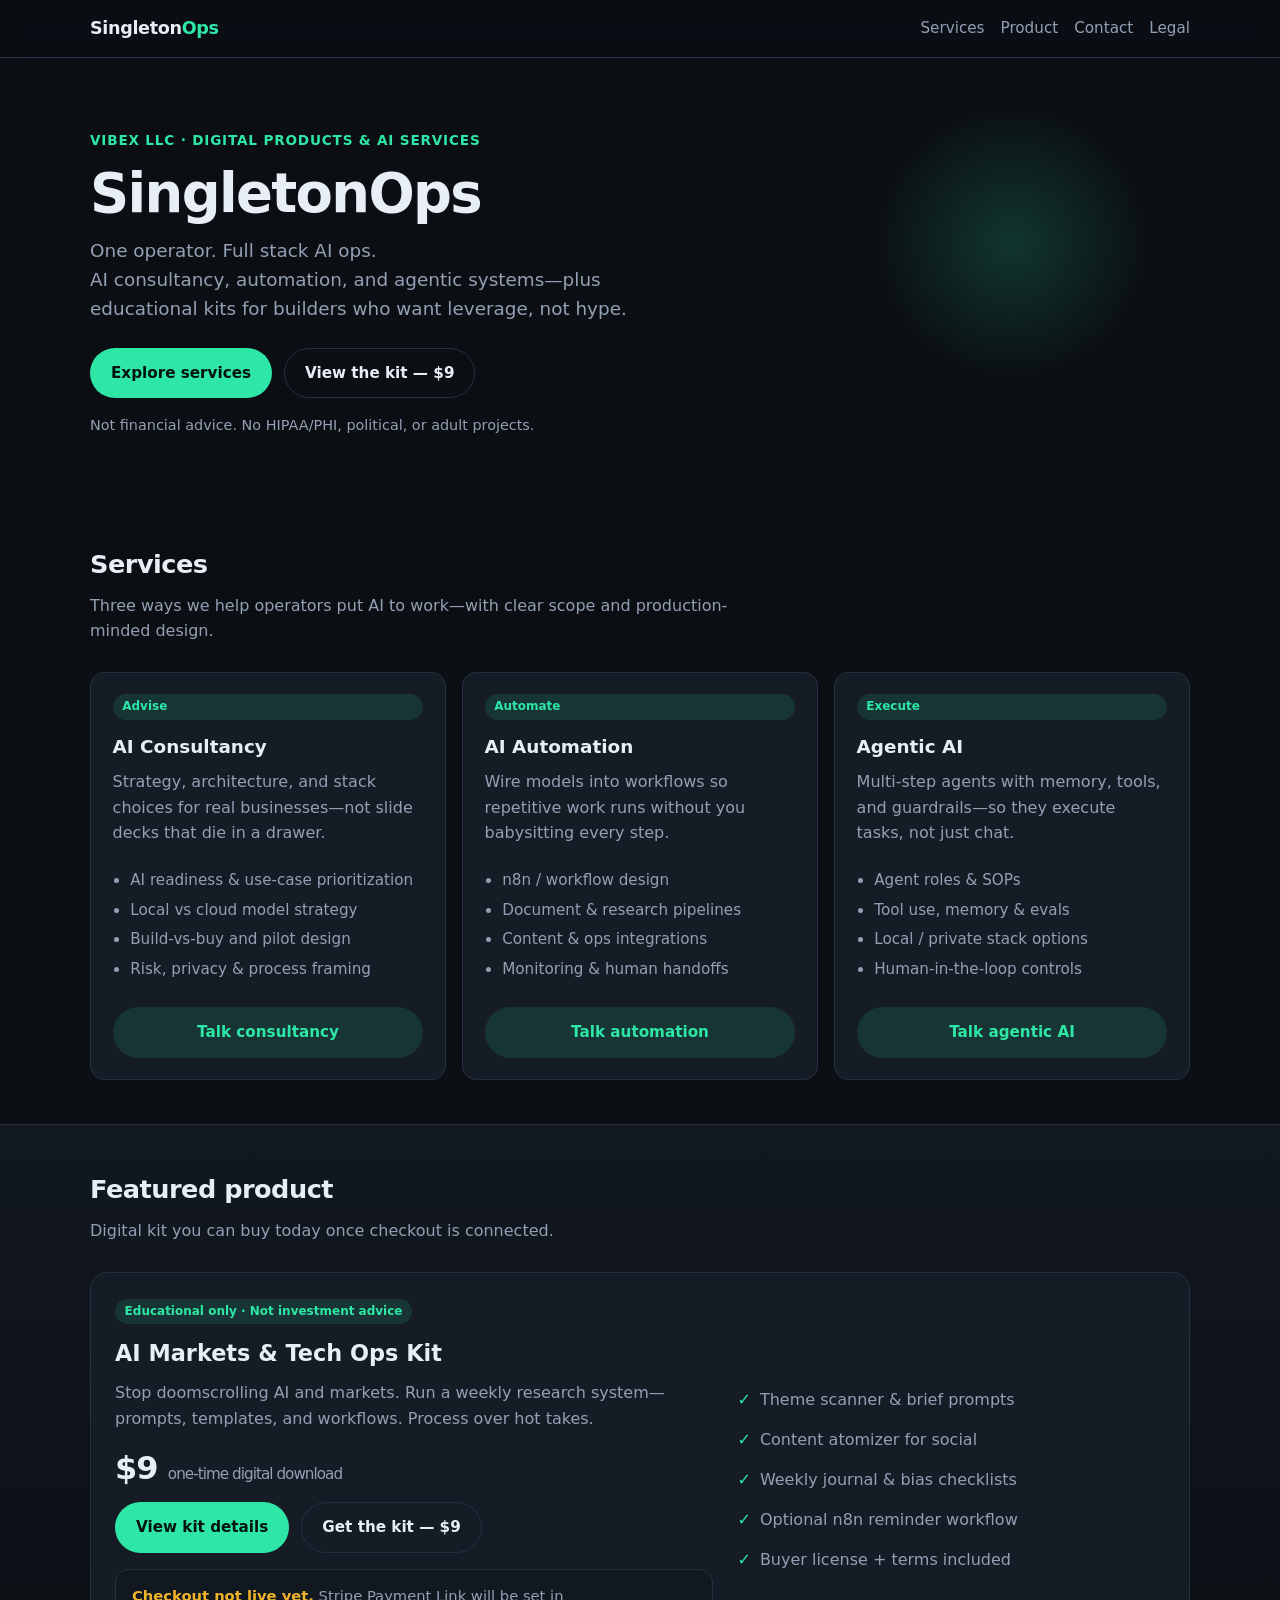
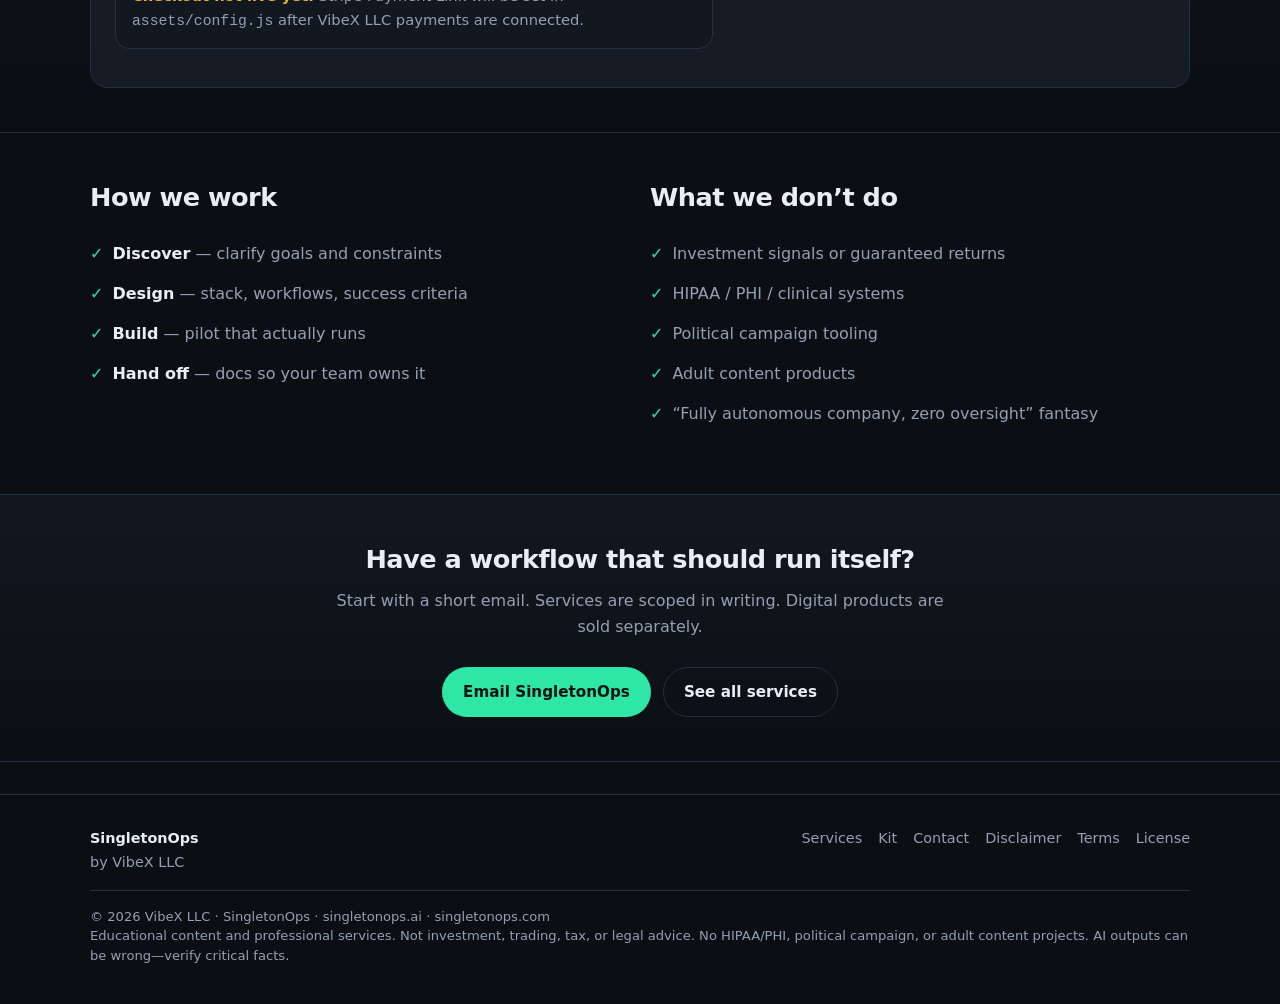
<file: index.html>
<!DOCTYPE html>
<html lang="en">
<head>
  <meta charset="utf-8" />
  <meta name="viewport" content="width=device-width, initial-scale=1" />
  <title>SingletonOps — AI Consultancy, Automation & Agentic Systems | VibeX LLC</title>
  <meta name="description" content="SingletonOps by VibeX LLC: AI consultancy, automation, and agentic systems for operators. Digital kits for AI, tech, and markets literacy. Not financial advice." />
  <meta property="og:title" content="SingletonOps — Full stack AI ops" />
  <meta property="og:description" content="AI consultancy, automation, agentic systems, and educational digital kits. By VibeX LLC." />
  <meta property="og:type" content="website" />
  <link rel="icon" href="data:image/svg+xml,%3Csvg xmlns='http://www.w3.org/2000/svg' viewBox='0 0 64 64'%3E%3Crect width='64' height='64' rx='12' fill='%230b0f14'/%3E%3Ctext x='50%25' y='54%25' text-anchor='middle' font-family='system-ui' font-size='28' font-weight='700' fill='%232ee6a6'%3ESO%3C/text%3E%3C/svg%3E" />
  <link rel="stylesheet" href="/assets/styles.css" />
</head>
<body>
  <div id="site-header"></div>

  <main>
    <section class="hero">
      <div class="wrap">
        <p class="eyebrow">VibeX LLC · Digital products & AI services</p>
        <h1>SingletonOps</h1>
        <p class="lead">One operator. Full stack AI ops.<br />
        AI consultancy, automation, and agentic systems—plus educational kits for builders who want leverage, not hype.</p>
        <div class="btn-row">
          <a class="btn btn-primary" href="/services.html">Explore services</a>
          <a class="btn btn-secondary" href="/products/ai-markets-ops-kit.html">View the kit — $9</a>
        </div>
        <p class="quiet">Not financial advice. No HIPAA/PHI, political, or adult projects.</p>
      </div>
    </section>

    <section>
      <div class="wrap">
        <h2 class="section-title">Services</h2>
        <p class="section-sub">Three ways we help operators put AI to work—with clear scope and production-minded design.</p>
        <div class="grid-3">
          <article class="card">
            <div class="badge">Advise</div>
            <h3>AI Consultancy</h3>
            <p>Strategy, architecture, and stack choices for real businesses—not slide decks that die in a drawer.</p>
            <ul>
              <li>AI readiness & use-case prioritization</li>
              <li>Local vs cloud model strategy</li>
              <li>Build-vs-buy and pilot design</li>
              <li>Risk, privacy & process framing</li>
            </ul>
            <a class="btn btn-ghost" href="/services.html#consultancy">Talk consultancy</a>
          </article>
          <article class="card">
            <div class="badge">Automate</div>
            <h3>AI Automation</h3>
            <p>Wire models into workflows so repetitive work runs without you babysitting every step.</p>
            <ul>
              <li>n8n / workflow design</li>
              <li>Document & research pipelines</li>
              <li>Content & ops integrations</li>
              <li>Monitoring & human handoffs</li>
            </ul>
            <a class="btn btn-ghost" href="/services.html#automation">Talk automation</a>
          </article>
          <article class="card">
            <div class="badge">Execute</div>
            <h3>Agentic AI</h3>
            <p>Multi-step agents with memory, tools, and guardrails—so they execute tasks, not just chat.</p>
            <ul>
              <li>Agent roles & SOPs</li>
              <li>Tool use, memory & evals</li>
              <li>Local / private stack options</li>
              <li>Human-in-the-loop controls</li>
            </ul>
            <a class="btn btn-ghost" href="/services.html#agentic">Talk agentic AI</a>
          </article>
        </div>
      </div>
    </section>

    <section class="feature-band">
      <div class="wrap">
        <h2 class="section-title">Featured product</h2>
        <p class="section-sub">Digital kit you can buy today once checkout is connected.</p>
        <div class="product-card">
          <div>
            <div class="badge">Educational only · Not investment advice</div>
            <h3 style="margin:0 0 0.5rem;font-size:1.4rem;">AI Markets & Tech Ops Kit</h3>
            <p style="color:var(--muted);margin:0 0 0.75rem;">
              Stop doomscrolling AI and markets. Run a weekly research system—prompts, templates, and workflows.
              Process over hot takes.
            </p>
            <p class="price">$9 <small>one-time digital download</small></p>
            <div class="btn-row">
              <a class="btn btn-primary" href="/products/ai-markets-ops-kit.html">View kit details</a>
              <a class="btn btn-secondary" data-buy href="#">Get the kit — $9</a>
            </div>
            <p class="notice" data-checkout-note hidden style="margin-top:1rem;">
              <strong>Checkout not live yet.</strong> Stripe Payment Link will be set in <code>assets/config.js</code> after VibeX LLC payments are connected.
            </p>
          </div>
          <div>
            <ul class="list-check">
              <li>Theme scanner & brief prompts</li>
              <li>Content atomizer for social</li>
              <li>Weekly journal & bias checklists</li>
              <li>Optional n8n reminder workflow</li>
              <li>Buyer license + terms included</li>
            </ul>
          </div>
        </div>
      </div>
    </section>

    <section>
      <div class="wrap two-col">
        <div>
          <h2 class="section-title">How we work</h2>
          <ul class="list-check">
            <li><strong style="color:var(--text)">Discover</strong> — clarify goals and constraints</li>
            <li><strong style="color:var(--text)">Design</strong> — stack, workflows, success criteria</li>
            <li><strong style="color:var(--text)">Build</strong> — pilot that actually runs</li>
            <li><strong style="color:var(--text)">Hand off</strong> — docs so your team owns it</li>
          </ul>
        </div>
        <div>
          <h2 class="section-title">What we don’t do</h2>
          <ul class="list-check">
            <li>Investment signals or guaranteed returns</li>
            <li>HIPAA / PHI / clinical systems</li>
            <li>Political campaign tooling</li>
            <li>Adult content products</li>
            <li>“Fully autonomous company, zero oversight” fantasy</li>
          </ul>
        </div>
      </div>
    </section>

    <section class="feature-band">
      <div class="wrap" style="text-align:center;">
        <h2 class="section-title">Have a workflow that should run itself?</h2>
        <p class="section-sub" style="margin-left:auto;margin-right:auto;">
          Start with a short email. Services are scoped in writing. Digital products are sold separately.
        </p>
        <div class="btn-row" style="justify-content:center;">
          <a class="btn btn-primary" data-mailto="SingletonOps inquiry" href="#">Email SingletonOps</a>
          <a class="btn btn-secondary" href="/services.html">See all services</a>
        </div>
      </div>
    </section>
  </main>

  <div id="site-footer"></div>
  <script src="/assets/config.js"></script>
  <script src="/assets/partials.js"></script>
  <script src="/assets/site.js"></script>
</body>
</html>
</file>
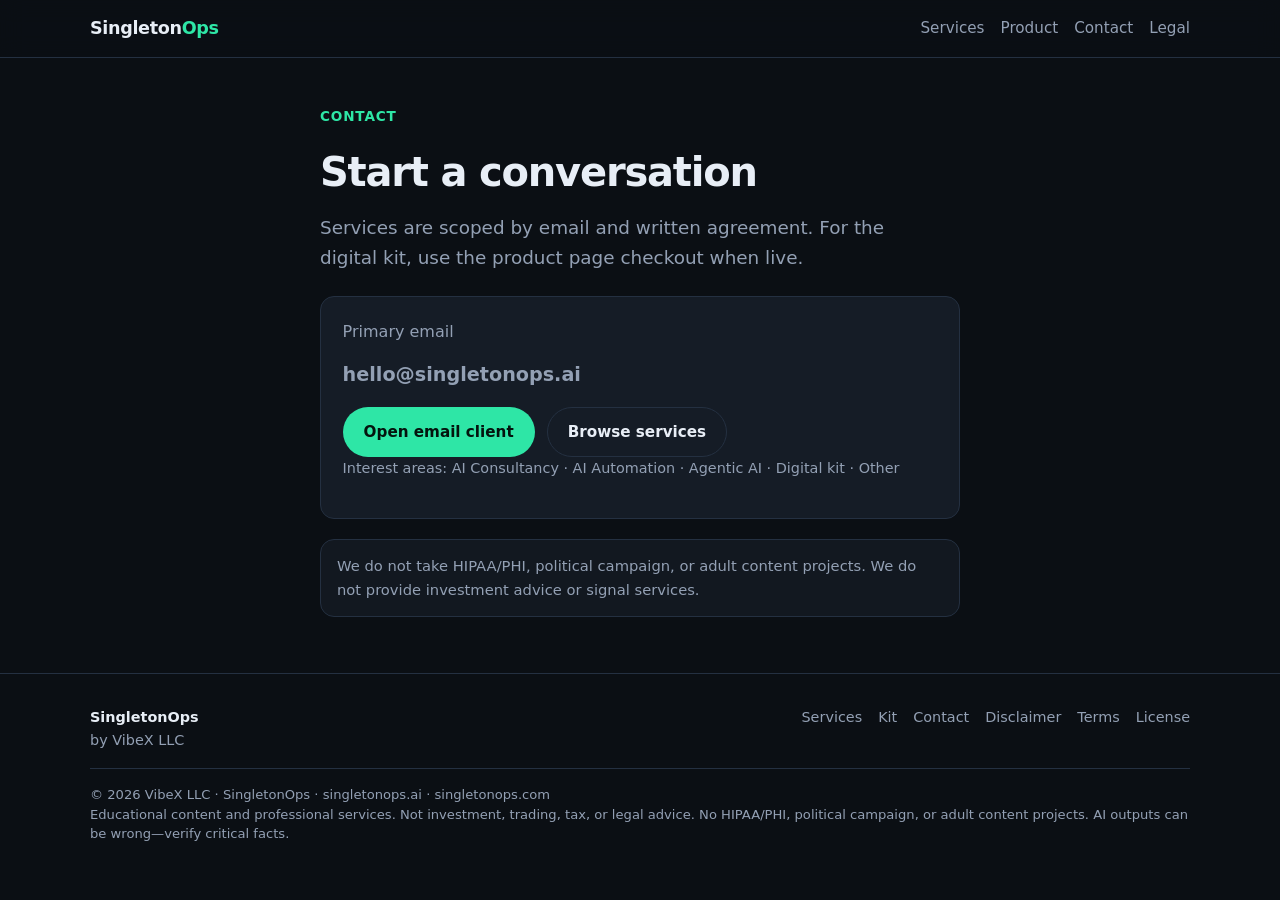
<file: contact.html>
<!DOCTYPE html>
<html lang="en">
<head>
  <meta charset="utf-8" />
  <meta name="viewport" content="width=device-width, initial-scale=1" />
  <title>Contact | SingletonOps</title>
  <meta name="description" content="Contact SingletonOps / VibeX LLC for AI consultancy, automation, agentic systems, or digital kit support." />
  <link rel="stylesheet" href="/assets/styles.css" />
  <link rel="icon" href="data:image/svg+xml,%3Csvg xmlns='http://www.w3.org/2000/svg' viewBox='0 0 64 64'%3E%3Crect width='64' height='64' rx='12' fill='%230b0f14'/%3E%3Ctext x='50%25' y='54%25' text-anchor='middle' font-family='system-ui' font-size='28' font-weight='700' fill='%232ee6a6'%3ESO%3C/text%3E%3C/svg%3E" />
</head>
<body>
  <div id="site-header"></div>
  <main>
    <section class="page-hero">
      <div class="wrap" style="max-width:40rem;">
        <p class="eyebrow">Contact</p>
        <h1>Start a conversation</h1>
        <p class="lead">
          Services are scoped by email and written agreement. For the digital kit, use the product page checkout when live.
        </p>
        <div class="card" style="margin-top:1.5rem;">
          <p style="margin-top:0;color:var(--muted);">Primary email</p>
          <p style="font-size:1.2rem;margin:0 0 1rem;"><strong id="email-display">hello@singletonops.ai</strong></p>
          <div class="btn-row">
            <a class="btn btn-primary" data-mailto="SingletonOps inquiry" href="#">Open email client</a>
            <a class="btn btn-secondary" href="/services.html">Browse services</a>
          </div>
          <p class="quiet">Interest areas: AI Consultancy · AI Automation · Agentic AI · Digital kit · Other</p>
        </div>
        <div class="notice" style="margin-top:1.25rem;">
          We do not take HIPAA/PHI, political campaign, or adult content projects.
          We do not provide investment advice or signal services.
        </div>
      </div>
    </section>
  </main>
  <div id="site-footer"></div>
  <script src="/assets/config.js"></script>
  <script src="/assets/partials.js"></script>
  <script src="/assets/site.js"></script>
  <script>
    document.getElementById("email-display").textContent =
      (window.SINGLETONOPS && window.SINGLETONOPS.supportEmail) || "hello@singletonops.ai";
  </script>
</body>
</html>
</file>
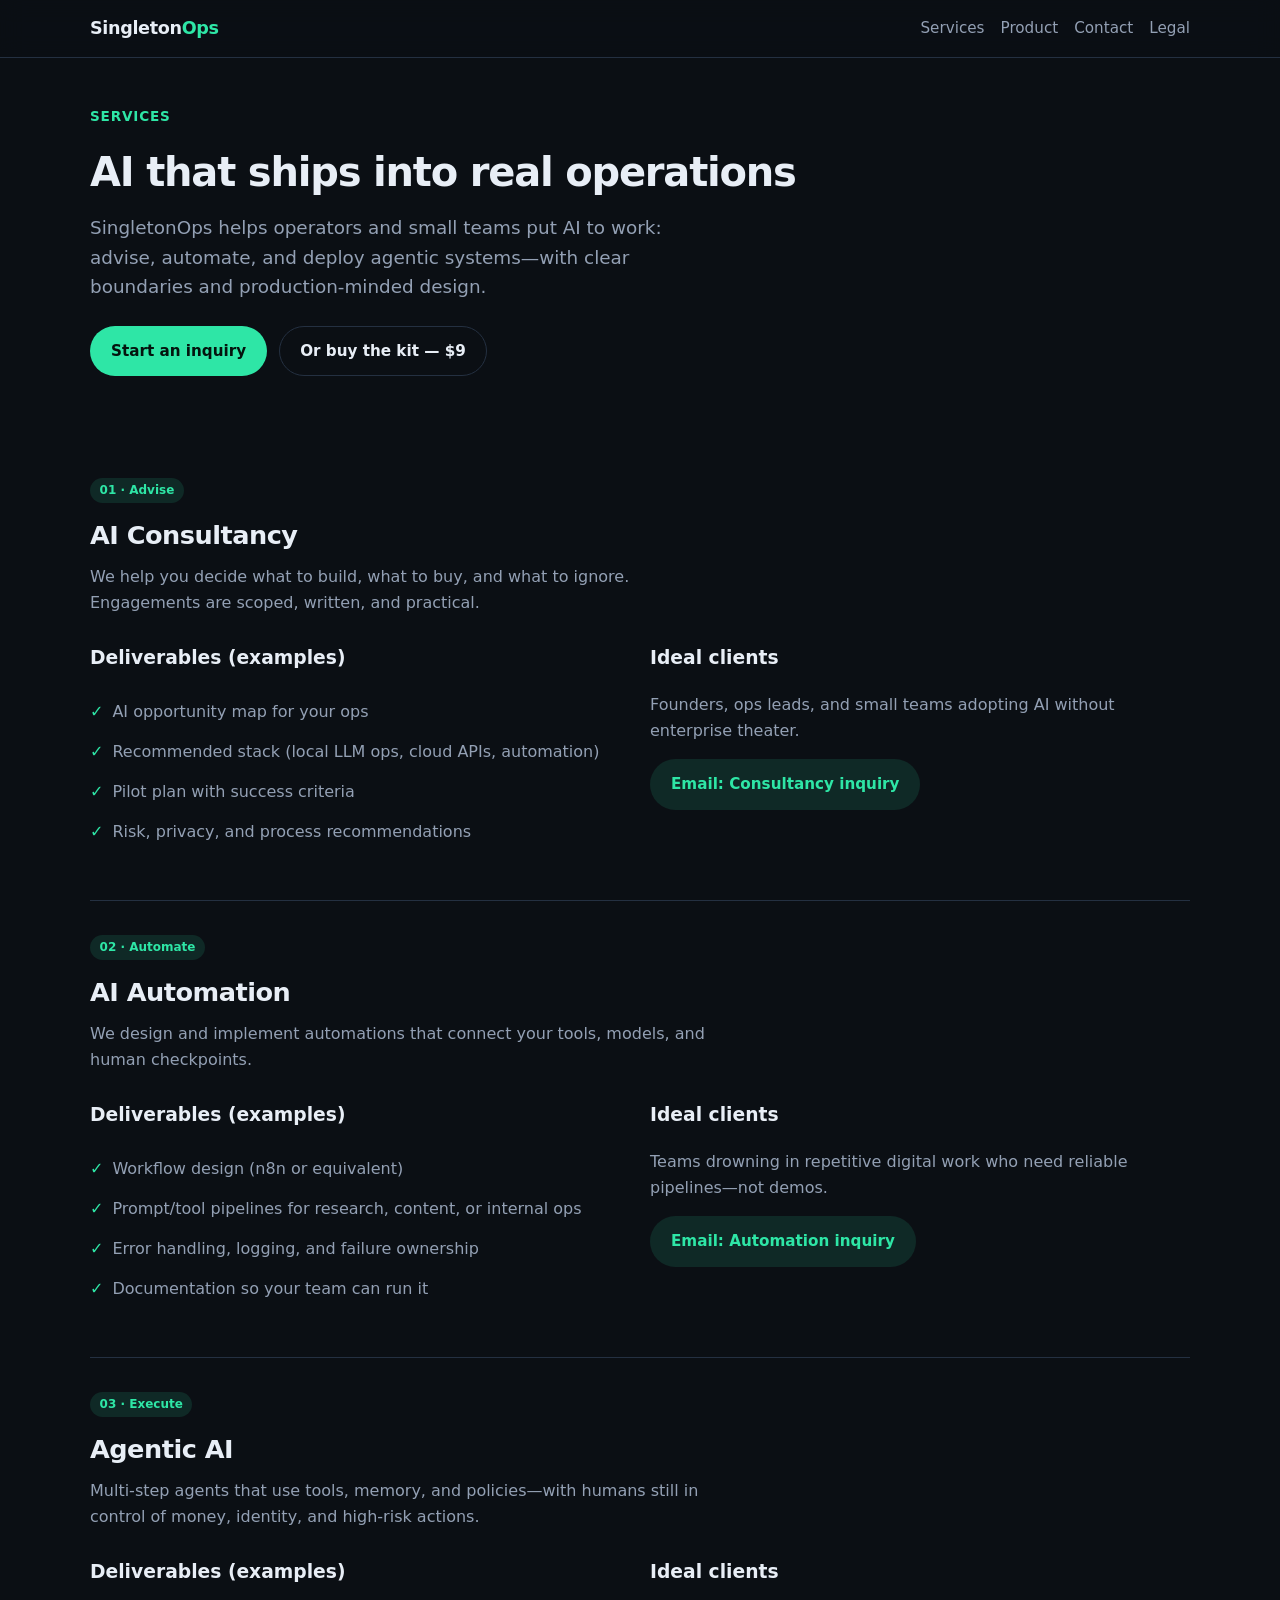
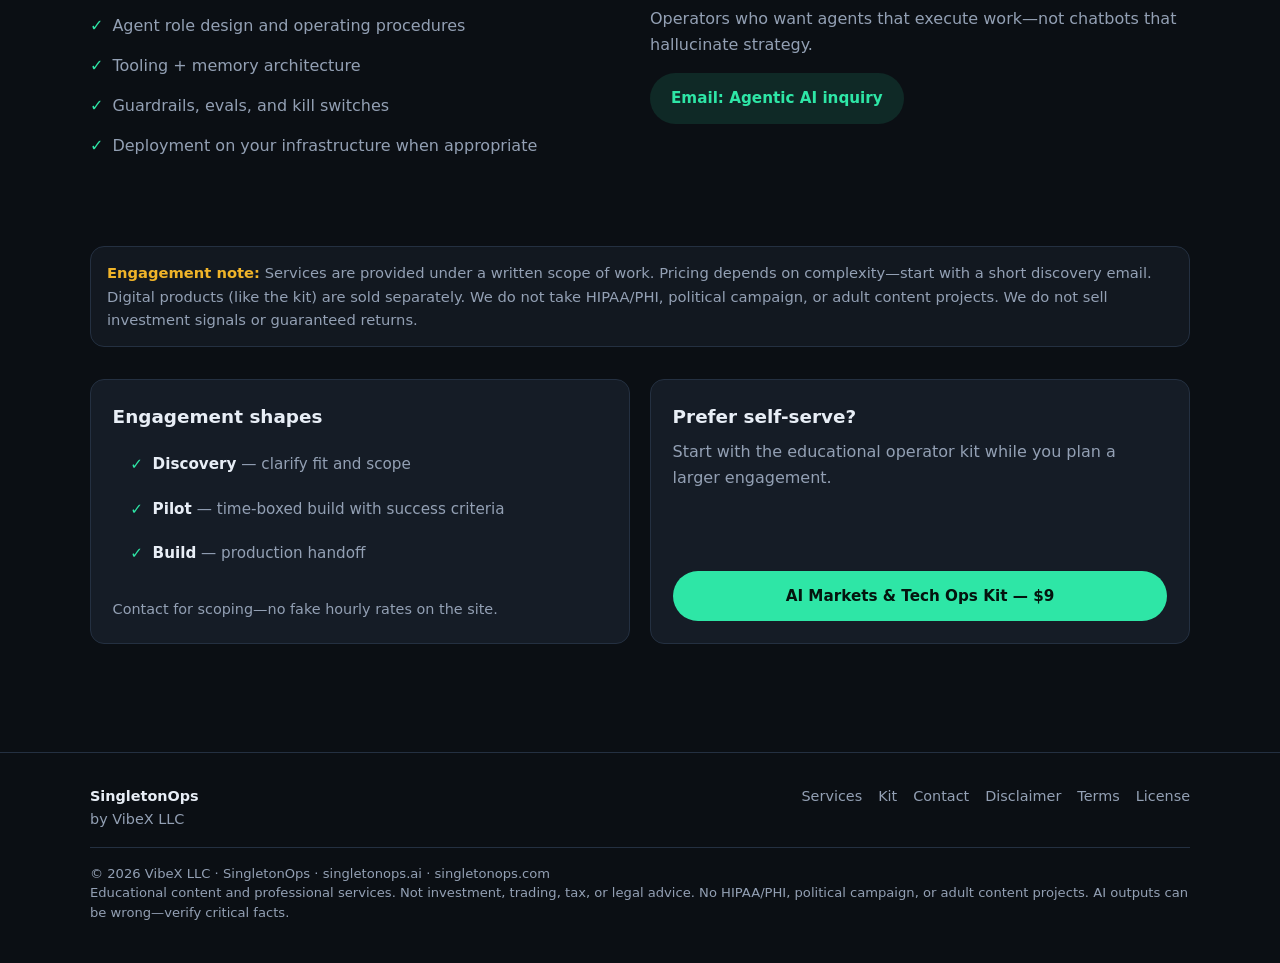
<file: services.html>
<!DOCTYPE html>
<html lang="en">
<head>
  <meta charset="utf-8" />
  <meta name="viewport" content="width=device-width, initial-scale=1" />
  <title>AI Consultancy, Automation & Agentic AI | SingletonOps</title>
  <meta name="description" content="AI consultancy, automation workflows, and agentic AI systems from SingletonOps (VibeX LLC). Practical pilots with guardrails." />
  <link rel="icon" href="data:image/svg+xml,%3Csvg xmlns='http://www.w3.org/2000/svg' viewBox='0 0 64 64'%3E%3Crect width='64' height='64' rx='12' fill='%230b0f14'/%3E%3Ctext x='50%25' y='54%25' text-anchor='middle' font-family='system-ui' font-size='28' font-weight='700' fill='%232ee6a6'%3ESO%3C/text%3E%3C/svg%3E" />
  <link rel="stylesheet" href="/assets/styles.css" />
</head>
<body>
  <div id="site-header"></div>
  <main>
    <section class="page-hero">
      <div class="wrap">
        <p class="eyebrow">Services</p>
        <h1>AI that ships into real operations</h1>
        <p class="lead" style="max-width:40rem;">
          SingletonOps helps operators and small teams put AI to work: advise, automate, and deploy agentic systems—with clear boundaries and production-minded design.
        </p>
        <div class="btn-row">
          <a class="btn btn-primary" data-mailto="SingletonOps services inquiry" href="#">Start an inquiry</a>
          <a class="btn btn-secondary" href="/products/ai-markets-ops-kit.html">Or buy the kit — $9</a>
        </div>
      </div>
    </section>

    <section class="wrap">
      <article class="service-block" id="consultancy">
        <div class="badge">01 · Advise</div>
        <h2 class="section-title">AI Consultancy</h2>
        <p class="section-sub">
          We help you decide what to build, what to buy, and what to ignore. Engagements are scoped, written, and practical.
        </p>
        <div class="two-col">
          <div>
            <h3 style="margin-top:0;">Deliverables (examples)</h3>
            <ul class="list-check">
              <li>AI opportunity map for your ops</li>
              <li>Recommended stack (local LLM ops, cloud APIs, automation)</li>
              <li>Pilot plan with success criteria</li>
              <li>Risk, privacy, and process recommendations</li>
            </ul>
          </div>
          <div>
            <h3 style="margin-top:0;">Ideal clients</h3>
            <p style="color:var(--muted);">Founders, ops leads, and small teams adopting AI without enterprise theater.</p>
            <a class="btn btn-ghost" data-mailto="AI Consultancy inquiry" href="#">Email: Consultancy inquiry</a>
          </div>
        </div>
      </article>

      <article class="service-block" id="automation">
        <div class="badge">02 · Automate</div>
        <h2 class="section-title">AI Automation</h2>
        <p class="section-sub">
          We design and implement automations that connect your tools, models, and human checkpoints.
        </p>
        <div class="two-col">
          <div>
            <h3 style="margin-top:0;">Deliverables (examples)</h3>
            <ul class="list-check">
              <li>Workflow design (n8n or equivalent)</li>
              <li>Prompt/tool pipelines for research, content, or internal ops</li>
              <li>Error handling, logging, and failure ownership</li>
              <li>Documentation so your team can run it</li>
            </ul>
          </div>
          <div>
            <h3 style="margin-top:0;">Ideal clients</h3>
            <p style="color:var(--muted);">Teams drowning in repetitive digital work who need reliable pipelines—not demos.</p>
            <a class="btn btn-ghost" data-mailto="AI Automation inquiry" href="#">Email: Automation inquiry</a>
          </div>
        </div>
      </article>

      <article class="service-block" id="agentic">
        <div class="badge">03 · Execute</div>
        <h2 class="section-title">Agentic AI</h2>
        <p class="section-sub">
          Multi-step agents that use tools, memory, and policies—with humans still in control of money, identity, and high-risk actions.
        </p>
        <div class="two-col">
          <div>
            <h3 style="margin-top:0;">Deliverables (examples)</h3>
            <ul class="list-check">
              <li>Agent role design and operating procedures</li>
              <li>Tooling + memory architecture</li>
              <li>Guardrails, evals, and kill switches</li>
              <li>Deployment on your infrastructure when appropriate</li>
            </ul>
          </div>
          <div>
            <h3 style="margin-top:0;">Ideal clients</h3>
            <p style="color:var(--muted);">Operators who want agents that execute work—not chatbots that hallucinate strategy.</p>
            <a class="btn btn-ghost" data-mailto="Agentic AI inquiry" href="#">Email: Agentic AI inquiry</a>
          </div>
        </div>
      </article>

      <div class="notice" style="margin:2rem 0;">
        <strong>Engagement note:</strong> Services are provided under a written scope of work.
        Pricing depends on complexity—start with a short discovery email.
        Digital products (like the kit) are sold separately.
        We do not take HIPAA/PHI, political campaign, or adult content projects.
        We do not sell investment signals or guaranteed returns.
      </div>

      <div class="two-col" style="margin-bottom:2rem;">
        <div class="card">
          <h3>Engagement shapes</h3>
          <ul class="list-check">
            <li><strong style="color:var(--text)">Discovery</strong> — clarify fit and scope</li>
            <li><strong style="color:var(--text)">Pilot</strong> — time-boxed build with success criteria</li>
            <li><strong style="color:var(--text)">Build</strong> — production handoff</li>
          </ul>
          <p style="color:var(--muted);font-size:0.9rem;margin:0;">Contact for scoping—no fake hourly rates on the site.</p>
        </div>
        <div class="card">
          <h3>Prefer self-serve?</h3>
          <p>Start with the educational operator kit while you plan a larger engagement.</p>
          <a class="btn btn-primary" href="/products/ai-markets-ops-kit.html">AI Markets & Tech Ops Kit — $9</a>
        </div>
      </div>
    </section>
  </main>
  <div id="site-footer"></div>
  <script src="/assets/config.js"></script>
  <script src="/assets/partials.js"></script>
  <script src="/assets/site.js"></script>
</body>
</html>
</file>
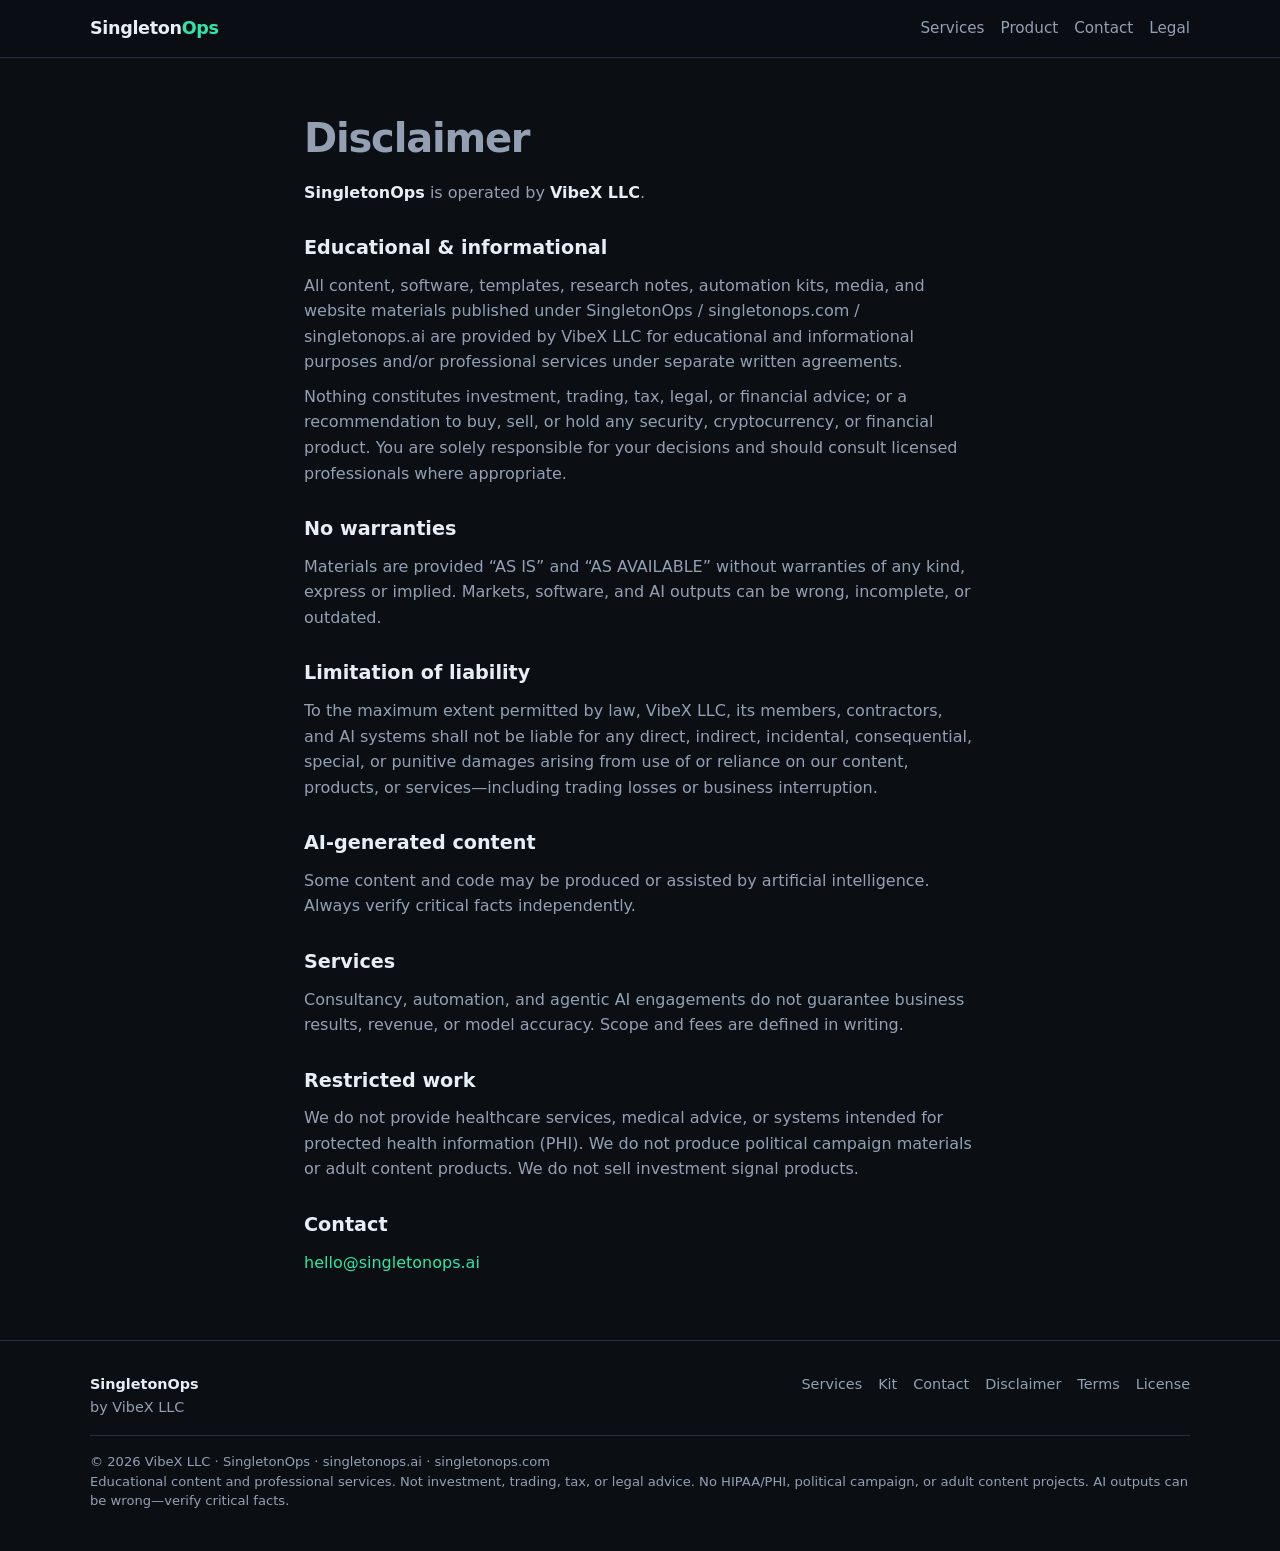
<file: legal/disclaimer.html>
<!DOCTYPE html>
<html lang="en">
<head>
  <meta charset="utf-8" />
  <meta name="viewport" content="width=device-width, initial-scale=1" />
  <title>Disclaimer | SingletonOps / VibeX LLC</title>
  <link rel="stylesheet" href="/assets/styles.css" />
</head>
<body>
  <div id="site-header"></div>
  <main>
    <section class="page-hero">
      <div class="wrap prose">
        <h1>Disclaimer</h1>
        <p><strong style="color:var(--text)">SingletonOps</strong> is operated by <strong style="color:var(--text)">VibeX LLC</strong>.</p>
        <h2>Educational & informational</h2>
        <p>All content, software, templates, research notes, automation kits, media, and website materials published under SingletonOps / singletonops.com / singletonops.ai are provided by VibeX LLC for educational and informational purposes and/or professional services under separate written agreements.</p>
        <p>Nothing constitutes investment, trading, tax, legal, or financial advice; or a recommendation to buy, sell, or hold any security, cryptocurrency, or financial product. You are solely responsible for your decisions and should consult licensed professionals where appropriate.</p>
        <h2>No warranties</h2>
        <p>Materials are provided “AS IS” and “AS AVAILABLE” without warranties of any kind, express or implied. Markets, software, and AI outputs can be wrong, incomplete, or outdated.</p>
        <h2>Limitation of liability</h2>
        <p>To the maximum extent permitted by law, VibeX LLC, its members, contractors, and AI systems shall not be liable for any direct, indirect, incidental, consequential, special, or punitive damages arising from use of or reliance on our content, products, or services—including trading losses or business interruption.</p>
        <h2>AI-generated content</h2>
        <p>Some content and code may be produced or assisted by artificial intelligence. Always verify critical facts independently.</p>
        <h2>Services</h2>
        <p>Consultancy, automation, and agentic AI engagements do not guarantee business results, revenue, or model accuracy. Scope and fees are defined in writing.</p>
        <h2>Restricted work</h2>
        <p>We do not provide healthcare services, medical advice, or systems intended for protected health information (PHI). We do not produce political campaign materials or adult content products. We do not sell investment signal products.</p>
        <h2>Contact</h2>
        <p><a data-mailto="Legal inquiry" href="#">hello@singletonops.ai</a></p>
      </div>
    </section>
  </main>
  <div id="site-footer"></div>
  <script src="/assets/config.js"></script>
  <script src="/assets/partials.js"></script>
  <script src="/assets/site.js"></script>
</body>
</html>
</file>
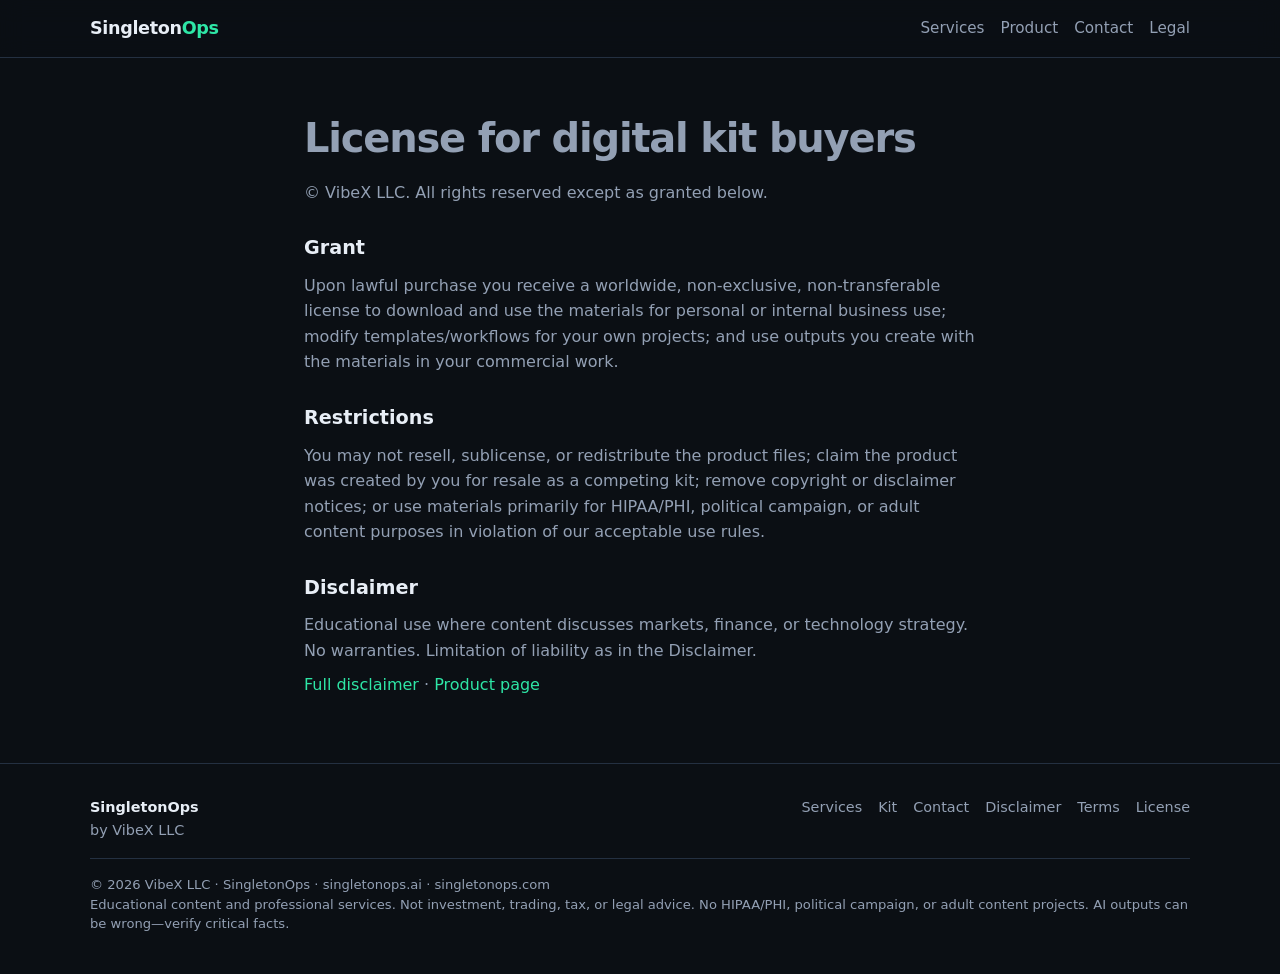
<file: legal/license.html>
<!DOCTYPE html>
<html lang="en">
<head>
  <meta charset="utf-8" />
  <meta name="viewport" content="width=device-width, initial-scale=1" />
  <title>Buyer License | SingletonOps / VibeX LLC</title>
  <link rel="stylesheet" href="/assets/styles.css" />
</head>
<body>
  <div id="site-header"></div>
  <main>
    <section class="page-hero">
      <div class="wrap prose">
        <h1>License for digital kit buyers</h1>
        <p>© VibeX LLC. All rights reserved except as granted below.</p>
        <h2>Grant</h2>
        <p>Upon lawful purchase you receive a worldwide, non-exclusive, non-transferable license to download and use the materials for personal or internal business use; modify templates/workflows for your own projects; and use outputs you create with the materials in your commercial work.</p>
        <h2>Restrictions</h2>
        <p>You may not resell, sublicense, or redistribute the product files; claim the product was created by you for resale as a competing kit; remove copyright or disclaimer notices; or use materials primarily for HIPAA/PHI, political campaign, or adult content purposes in violation of our acceptable use rules.</p>
        <h2>Disclaimer</h2>
        <p>Educational use where content discusses markets, finance, or technology strategy. No warranties. Limitation of liability as in the Disclaimer.</p>
        <p><a href="/legal/disclaimer.html">Full disclaimer</a> · <a href="/products/ai-markets-ops-kit.html">Product page</a></p>
      </div>
    </section>
  </main>
  <div id="site-footer"></div>
  <script src="/assets/config.js"></script>
  <script src="/assets/partials.js"></script>
  <script src="/assets/site.js"></script>
</body>
</html>
</file>
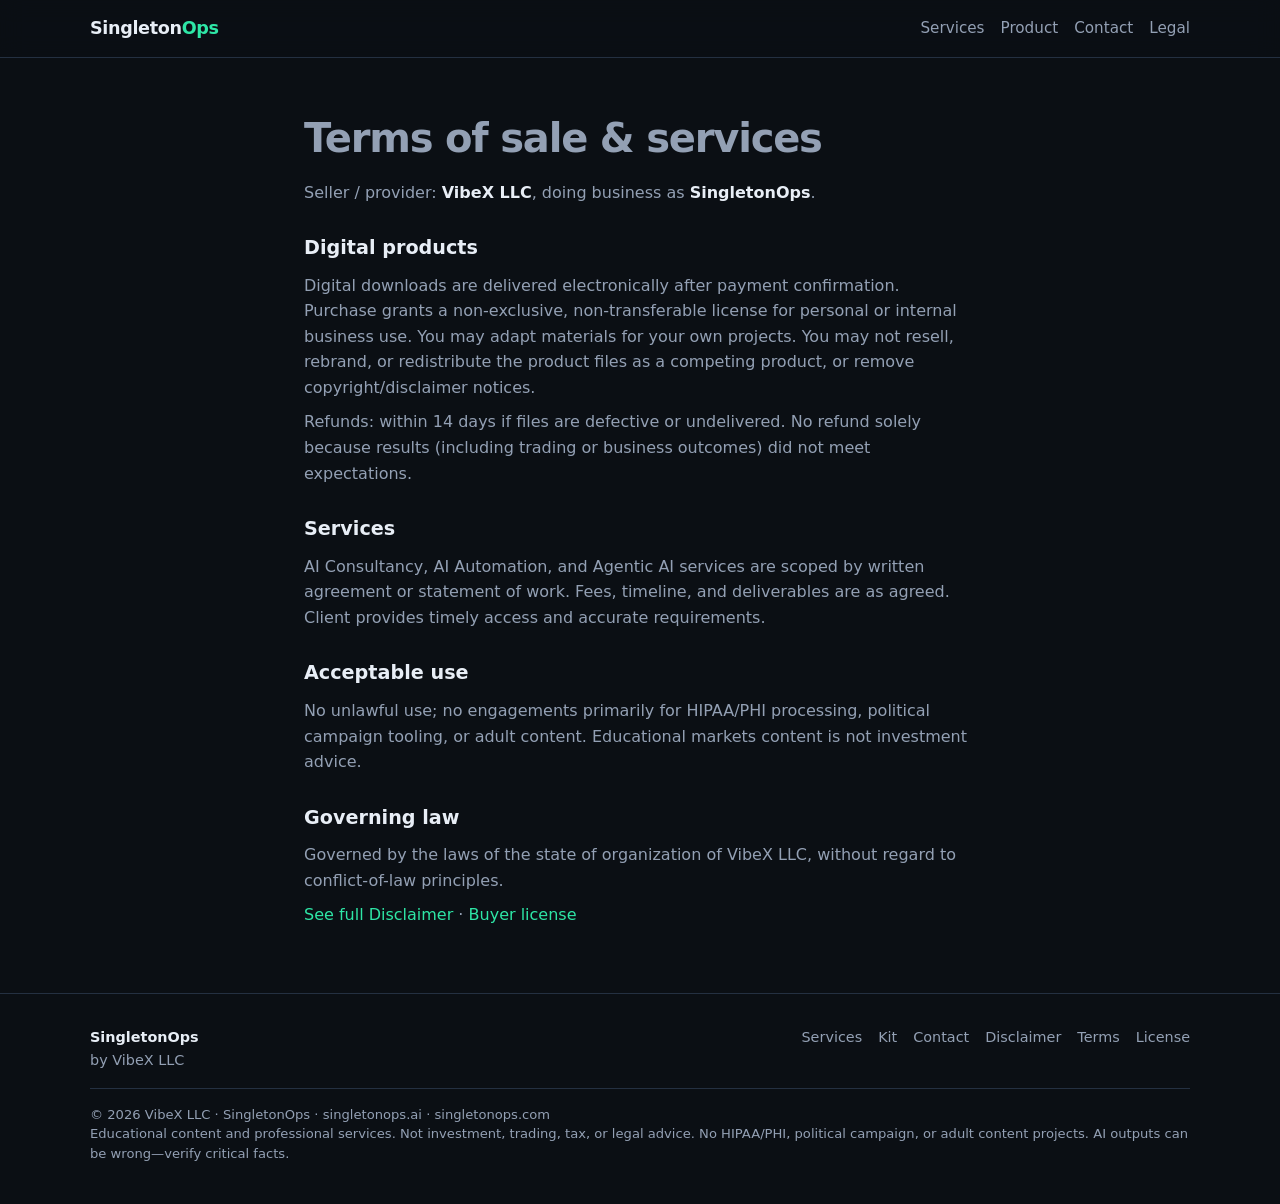
<file: legal/terms.html>
<!DOCTYPE html>
<html lang="en">
<head>
  <meta charset="utf-8" />
  <meta name="viewport" content="width=device-width, initial-scale=1" />
  <title>Terms of Sale | SingletonOps / VibeX LLC</title>
  <link rel="stylesheet" href="/assets/styles.css" />
</head>
<body>
  <div id="site-header"></div>
  <main>
    <section class="page-hero">
      <div class="wrap prose">
        <h1>Terms of sale & services</h1>
        <p>Seller / provider: <strong style="color:var(--text)">VibeX LLC</strong>, doing business as <strong style="color:var(--text)">SingletonOps</strong>.</p>
        <h2>Digital products</h2>
        <p>Digital downloads are delivered electronically after payment confirmation. Purchase grants a non-exclusive, non-transferable license for personal or internal business use. You may adapt materials for your own projects. You may not resell, rebrand, or redistribute the product files as a competing product, or remove copyright/disclaimer notices.</p>
        <p>Refunds: within 14 days if files are defective or undelivered. No refund solely because results (including trading or business outcomes) did not meet expectations.</p>
        <h2>Services</h2>
        <p>AI Consultancy, AI Automation, and Agentic AI services are scoped by written agreement or statement of work. Fees, timeline, and deliverables are as agreed. Client provides timely access and accurate requirements.</p>
        <h2>Acceptable use</h2>
        <p>No unlawful use; no engagements primarily for HIPAA/PHI processing, political campaign tooling, or adult content. Educational markets content is not investment advice.</p>
        <h2>Governing law</h2>
        <p>Governed by the laws of the state of organization of VibeX LLC, without regard to conflict-of-law principles.</p>
        <p><a href="/legal/disclaimer.html">See full Disclaimer</a> · <a href="/legal/license.html">Buyer license</a></p>
      </div>
    </section>
  </main>
  <div id="site-footer"></div>
  <script src="/assets/config.js"></script>
  <script src="/assets/partials.js"></script>
  <script src="/assets/site.js"></script>
</body>
</html>
</file>
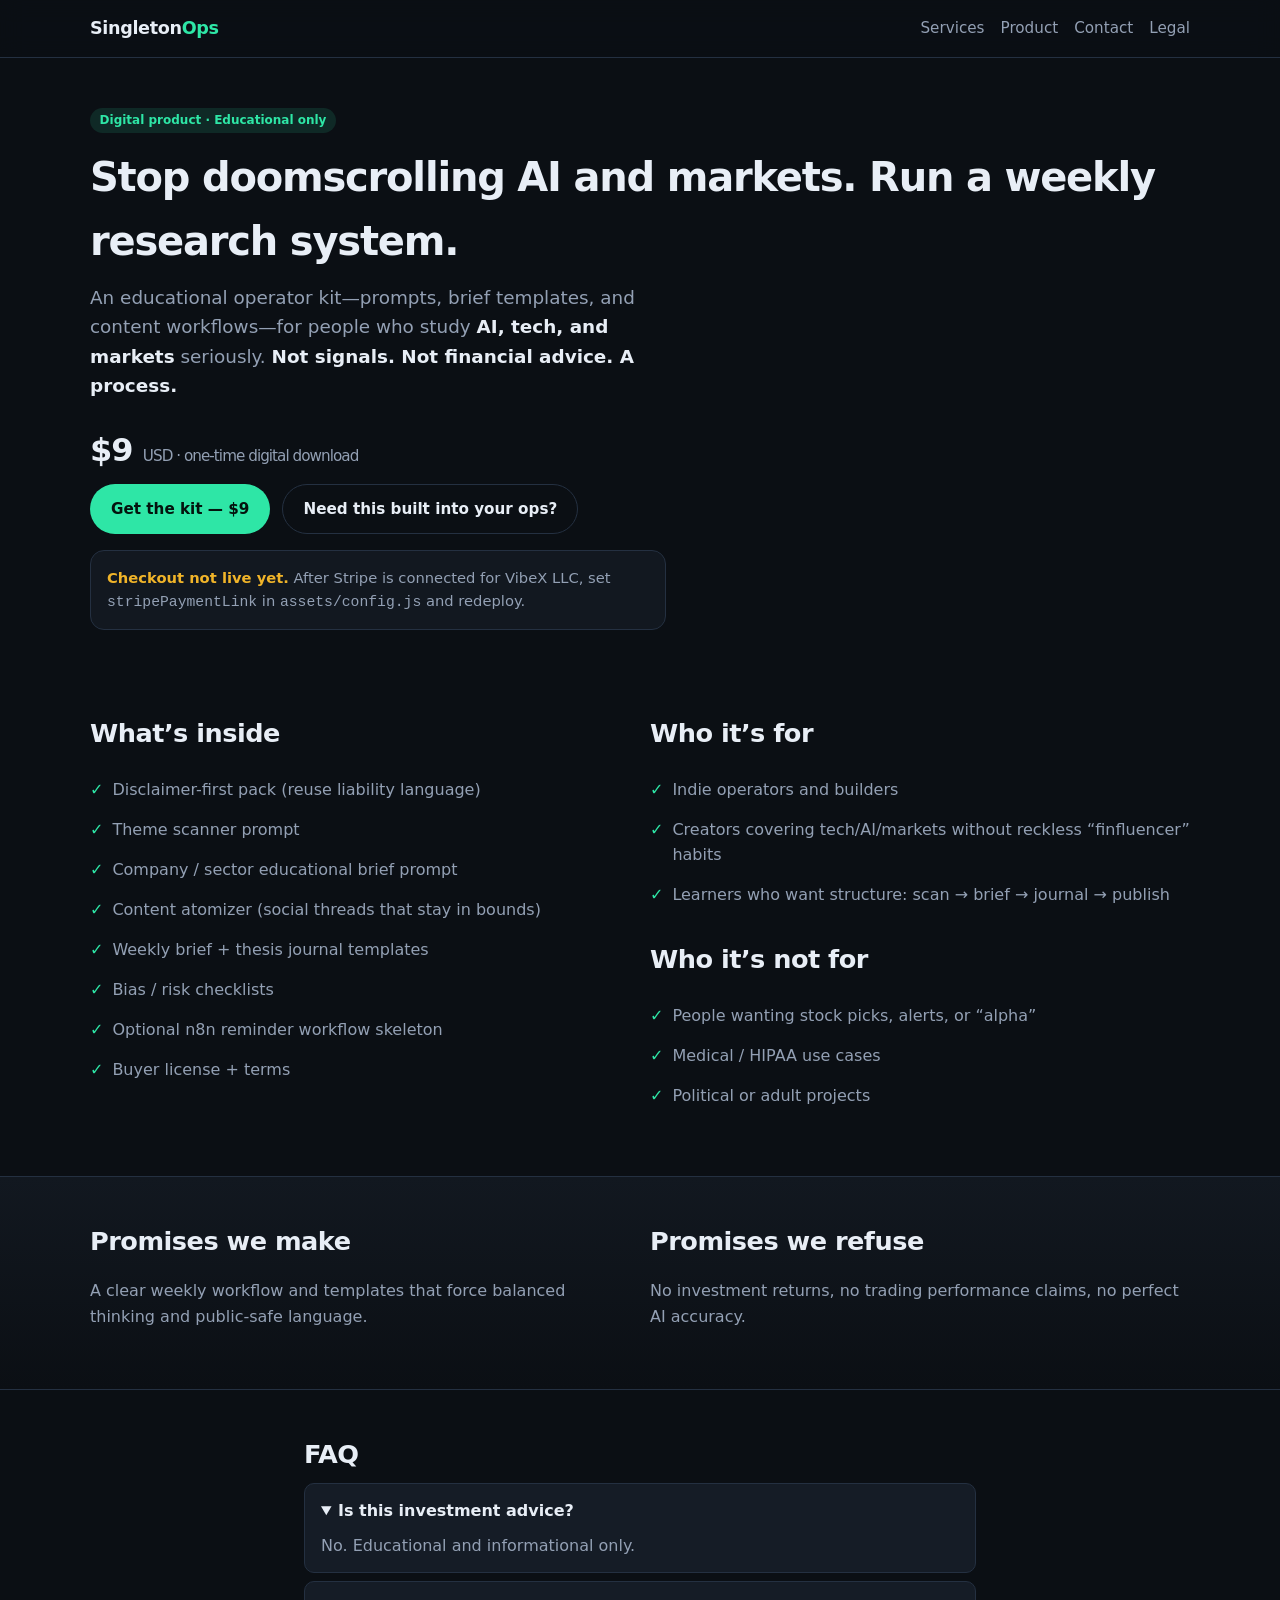
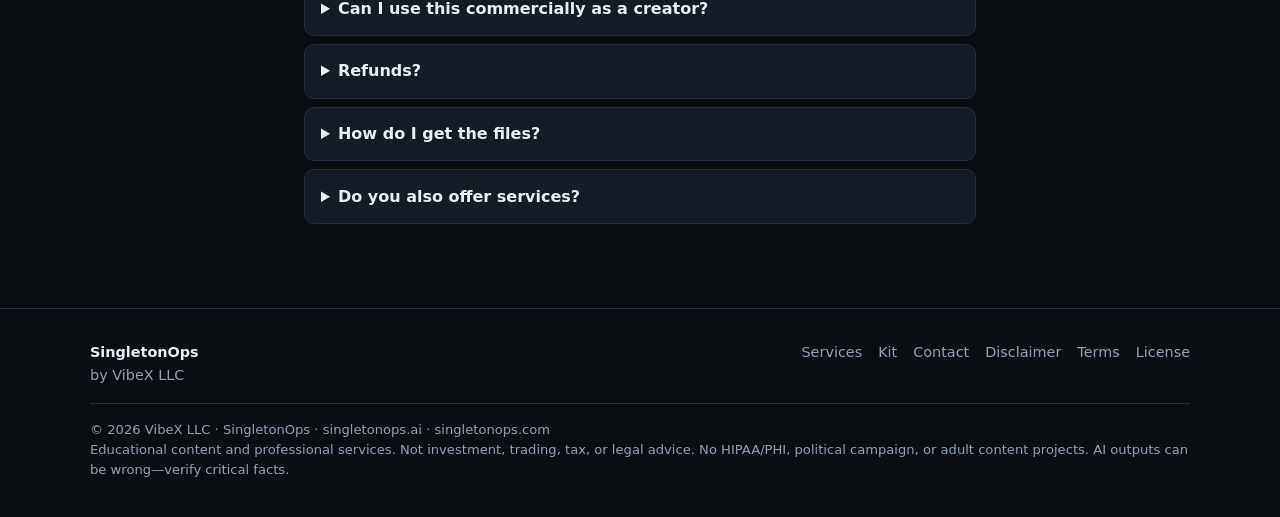
<file: products/ai-markets-ops-kit.html>
<!DOCTYPE html>
<html lang="en">
<head>
  <meta charset="utf-8" />
  <meta name="viewport" content="width=device-width, initial-scale=1" />
  <title>AI Markets & Tech Ops Kit ($9) | SingletonOps</title>
  <meta name="description" content="Educational AI, tech, and markets research kit for operators. Prompts, templates, workflows. $9. Not investment advice. VibeX LLC / SingletonOps." />
  <link rel="icon" href="data:image/svg+xml,%3Csvg xmlns='http://www.w3.org/2000/svg' viewBox='0 0 64 64'%3E%3Crect width='64' height='64' rx='12' fill='%230b0f14'/%3E%3Ctext x='50%25' y='54%25' text-anchor='middle' font-family='system-ui' font-size='28' font-weight='700' fill='%232ee6a6'%3ESO%3C/text%3E%3C/svg%3E" />
  <link rel="stylesheet" href="/assets/styles.css" />
</head>
<body class="has-sticky-buy">
  <div id="site-header"></div>
  <main>
    <section class="page-hero">
      <div class="wrap">
        <div class="badge">Digital product · Educational only</div>
        <h1>Stop doomscrolling AI and markets. Run a weekly research system.</h1>
        <p class="lead">
          An educational operator kit—prompts, brief templates, and content workflows—for people who study
          <strong style="color:var(--text)">AI, tech, and markets</strong> seriously.
          <strong style="color:var(--text)">Not signals. Not financial advice. A process.</strong>
        </p>
        <p class="price">$9 <small>USD · one-time digital download</small></p>
        <div class="btn-row">
          <a class="btn btn-primary" data-buy href="#">Get the kit — $9</a>
          <a class="btn btn-secondary" href="/services.html#automation">Need this built into your ops?</a>
        </div>
        <p class="notice" data-checkout-note hidden style="margin-top:1rem;max-width:36rem;">
          <strong>Checkout not live yet.</strong> After Stripe is connected for VibeX LLC, set
          <code>stripePaymentLink</code> in <code>assets/config.js</code> and redeploy.
        </p>
      </div>
    </section>

    <section>
      <div class="wrap two-col">
        <div>
          <h2 class="section-title">What’s inside</h2>
          <ul class="list-check">
            <li>Disclaimer-first pack (reuse liability language)</li>
            <li>Theme scanner prompt</li>
            <li>Company / sector educational brief prompt</li>
            <li>Content atomizer (social threads that stay in bounds)</li>
            <li>Weekly brief + thesis journal templates</li>
            <li>Bias / risk checklists</li>
            <li>Optional n8n reminder workflow skeleton</li>
            <li>Buyer license + terms</li>
          </ul>
        </div>
        <div>
          <h2 class="section-title">Who it’s for</h2>
          <ul class="list-check">
            <li>Indie operators and builders</li>
            <li>Creators covering tech/AI/markets without reckless “finfluencer” habits</li>
            <li>Learners who want structure: scan → brief → journal → publish</li>
          </ul>
          <h2 class="section-title" style="margin-top:1.5rem;">Who it’s not for</h2>
          <ul class="list-check">
            <li>People wanting stock picks, alerts, or “alpha”</li>
            <li>Medical / HIPAA use cases</li>
            <li>Political or adult projects</li>
          </ul>
        </div>
      </div>
    </section>

    <section class="feature-band">
      <div class="wrap two-col">
        <div>
          <h2 class="section-title">Promises we make</h2>
          <p style="color:var(--muted);">A clear weekly workflow and templates that force balanced thinking and public-safe language.</p>
        </div>
        <div>
          <h2 class="section-title">Promises we refuse</h2>
          <p style="color:var(--muted);">No investment returns, no trading performance claims, no perfect AI accuracy.</p>
        </div>
      </div>
    </section>

    <section>
      <div class="wrap" style="max-width:42rem;">
        <h2 class="section-title">FAQ</h2>
        <div class="faq">
          <details open>
            <summary>Is this investment advice?</summary>
            <p>No. Educational and informational only.</p>
          </details>
          <details>
            <summary>Can I use this commercially as a creator?</summary>
            <p>Yes—under the buyer license. You cannot resell the kit itself as a competing product.</p>
          </details>
          <details>
            <summary>Refunds?</summary>
            <p>14 days if files are defective or undelivered. No refund solely because business or market outcomes didn’t meet expectations.</p>
          </details>
          <details>
            <summary>How do I get the files?</summary>
            <p>After payment you’ll receive download instructions by email (or fulfillment link). Support: hello@singletonops.ai</p>
          </details>
          <details>
            <summary>Do you also offer services?</summary>
            <p>Yes—AI Consultancy, AI Automation, and Agentic AI. See <a href="/services.html">Services</a>. Scoped separately from the kit.</p>
          </details>
        </div>
      </div>
    </section>
  </main>

  <div class="sticky-buy" aria-label="Purchase">
    <div class="inner">
      <div><strong>AI Markets Ops Kit</strong> · $9</div>
      <a class="btn btn-primary" data-buy href="#">Buy</a>
    </div>
  </div>

  <div id="site-footer"></div>
  <script src="/assets/config.js"></script>
  <script src="/assets/partials.js"></script>
  <script src="/assets/site.js"></script>
</body>
</html>
</file>
<file: assets/styles.css>
:root {
  --bg: #0b0f14;
  --bg-elevated: #121820;
  --bg-card: #151c26;
  --border: #243041;
  --text: #e8eef6;
  --muted: #93a0b4;
  --accent: #2ee6a6;
  --accent-dim: rgba(46, 230, 166, 0.12);
  --danger-soft: #f0b429;
  --max: 1100px;
  --radius: 14px;
  --font: Inter, ui-sans-serif, system-ui, -apple-system, Segoe UI, Roboto, Helvetica, Arial, sans-serif;
}

* { box-sizing: border-box; }
html { scroll-behavior: smooth; }
body {
  margin: 0;
  font-family: var(--font);
  background: var(--bg);
  color: var(--text);
  line-height: 1.6;
  min-height: 100vh;
}

a { color: var(--accent); text-decoration: none; }
a:hover { text-decoration: underline; }

.wrap {
  width: min(var(--max), calc(100% - 2rem));
  margin: 0 auto;
}

/* Header */
.site-header {
  position: sticky;
  top: 0;
  z-index: 50;
  backdrop-filter: blur(12px);
  background: rgba(11, 15, 20, 0.85);
  border-bottom: 1px solid var(--border);
}
.nav {
  display: flex;
  align-items: center;
  justify-content: space-between;
  padding: 0.9rem 0;
  gap: 1rem;
}
.logo {
  font-weight: 700;
  letter-spacing: -0.02em;
  color: var(--text);
  text-decoration: none;
  font-size: 1.1rem;
}
.logo span { color: var(--accent); }
.nav-links {
  display: flex;
  flex-wrap: wrap;
  gap: 0.35rem 1rem;
  align-items: center;
  justify-content: flex-end;
}
.nav-links a {
  color: var(--muted);
  text-decoration: none;
  font-size: 0.95rem;
}
.nav-links a:hover { color: var(--text); }

/* Hero */
.hero {
  padding: 4.5rem 0 3rem;
  position: relative;
}
.hero::before {
  content: "";
  position: absolute;
  inset: 10% 10% auto auto;
  width: 280px;
  height: 280px;
  background: radial-gradient(circle, rgba(46, 230, 166, 0.18), transparent 70%);
  pointer-events: none;
}
.eyebrow {
  color: var(--accent);
  font-size: 0.85rem;
  font-weight: 600;
  letter-spacing: 0.06em;
  text-transform: uppercase;
  margin: 0 0 0.75rem;
}
.hero h1 {
  font-size: clamp(2.2rem, 5vw, 3.4rem);
  line-height: 1.1;
  letter-spacing: -0.03em;
  margin: 0 0 0.75rem;
}
.lead {
  font-size: 1.15rem;
  color: var(--muted);
  max-width: 38rem;
  margin: 0 0 1.5rem;
}
.quiet {
  font-size: 0.9rem;
  color: var(--muted);
  margin-top: 1rem;
}

/* Buttons */
.btn-row { display: flex; flex-wrap: wrap; gap: 0.75rem; }
.btn {
  display: inline-flex;
  align-items: center;
  justify-content: center;
  gap: 0.4rem;
  border-radius: 999px;
  padding: 0.75rem 1.25rem;
  font-weight: 600;
  font-size: 0.95rem;
  border: 1px solid transparent;
  cursor: pointer;
  text-decoration: none;
  transition: 0.15s ease;
}
.btn-primary {
  background: var(--accent);
  color: #04140e;
}
.btn-primary:hover { filter: brightness(1.05); text-decoration: none; }
.btn-secondary {
  background: transparent;
  border-color: var(--border);
  color: var(--text);
}
.btn-secondary:hover { border-color: var(--muted); text-decoration: none; }
.btn-ghost {
  background: var(--accent-dim);
  color: var(--accent);
  border-color: transparent;
}
.btn-ghost:hover { text-decoration: none; filter: brightness(1.1); }

/* Sections */
section { padding: 2.75rem 0; }
.section-title {
  font-size: 1.6rem;
  letter-spacing: -0.02em;
  margin: 0 0 0.5rem;
}
.section-sub {
  color: var(--muted);
  margin: 0 0 1.75rem;
  max-width: 40rem;
}

.grid-3 {
  display: grid;
  grid-template-columns: repeat(3, 1fr);
  gap: 1rem;
}
@media (max-width: 860px) {
  .grid-3 { grid-template-columns: 1fr; }
}

.card {
  background: var(--bg-card);
  border: 1px solid var(--border);
  border-radius: var(--radius);
  padding: 1.35rem;
  height: 100%;
  display: flex;
  flex-direction: column;
}
.card h3 {
  margin: 0 0 0.5rem;
  font-size: 1.15rem;
}
.card p {
  color: var(--muted);
  margin: 0 0 1rem;
  flex: 1;
}
.card ul {
  margin: 0 0 1.25rem;
  padding-left: 1.1rem;
  color: var(--muted);
  font-size: 0.95rem;
}
.card li { margin: 0.35rem 0; }
.badge {
  display: inline-block;
  font-size: 0.75rem;
  font-weight: 600;
  color: var(--accent);
  background: var(--accent-dim);
  border-radius: 999px;
  padding: 0.2rem 0.6rem;
  margin-bottom: 0.75rem;
}

.feature-band {
  background: linear-gradient(180deg, var(--bg-elevated), var(--bg));
  border-top: 1px solid var(--border);
  border-bottom: 1px solid var(--border);
}
.product-card {
  display: grid;
  grid-template-columns: 1.4fr 1fr;
  gap: 1.5rem;
  align-items: center;
  background: var(--bg-card);
  border: 1px solid var(--border);
  border-radius: calc(var(--radius) + 4px);
  padding: 1.5rem;
}
@media (max-width: 760px) {
  .product-card { grid-template-columns: 1fr; }
}
.price {
  font-size: 2rem;
  font-weight: 700;
  letter-spacing: -0.03em;
  margin: 0.5rem 0;
}
.price small {
  font-size: 0.95rem;
  color: var(--muted);
  font-weight: 500;
}

.list-check {
  list-style: none;
  padding: 0;
  margin: 1rem 0;
}
.list-check li {
  padding: 0.45rem 0 0.45rem 1.4rem;
  position: relative;
  color: var(--muted);
}
.list-check li::before {
  content: "✓";
  position: absolute;
  left: 0;
  color: var(--accent);
  font-weight: 700;
}

.two-col {
  display: grid;
  grid-template-columns: 1fr 1fr;
  gap: 1.25rem;
}
@media (max-width: 760px) {
  .two-col { grid-template-columns: 1fr; }
}

.notice {
  border: 1px solid var(--border);
  background: var(--bg-elevated);
  border-radius: var(--radius);
  padding: 0.9rem 1rem;
  color: var(--muted);
  font-size: 0.92rem;
}
.notice strong { color: var(--danger-soft); }

/* Service detail blocks */
.service-block {
  padding: 2rem 0;
  border-top: 1px solid var(--border);
}
.service-block:first-of-type { border-top: 0; }

/* Page hero small */
.page-hero {
  padding: 3rem 0 1.5rem;
}
.page-hero h1 {
  font-size: clamp(1.8rem, 4vw, 2.5rem);
  letter-spacing: -0.03em;
  margin: 0 0 0.6rem;
}

.prose {
  max-width: 42rem;
  color: var(--muted);
}
.prose h2 {
  color: var(--text);
  font-size: 1.2rem;
  margin: 1.75rem 0 0.5rem;
}
.prose p, .prose li { margin: 0.55rem 0; }
.prose ul { padding-left: 1.2rem; }

/* Footer */
.site-footer {
  border-top: 1px solid var(--border);
  padding: 2rem 0 2.5rem;
  margin-top: 2rem;
  color: var(--muted);
  font-size: 0.9rem;
}
.footer-grid {
  display: flex;
  flex-wrap: wrap;
  gap: 1rem 2rem;
  justify-content: space-between;
  margin-bottom: 1rem;
}
.footer-links {
  display: flex;
  flex-wrap: wrap;
  gap: 0.75rem 1rem;
}
.footer-links a { color: var(--muted); }
.footer-disclaimer {
  border-top: 1px solid var(--border);
  padding-top: 1rem;
  font-size: 0.82rem;
  line-height: 1.5;
}

/* Sticky buy bar mobile */
.sticky-buy {
  display: none;
  position: fixed;
  left: 0;
  right: 0;
  bottom: 0;
  z-index: 40;
  background: rgba(11, 15, 20, 0.95);
  border-top: 1px solid var(--border);
  padding: 0.75rem 1rem;
  backdrop-filter: blur(10px);
}
.sticky-buy .inner {
  width: min(var(--max), 100%);
  margin: 0 auto;
  display: flex;
  align-items: center;
  justify-content: space-between;
  gap: 0.75rem;
}
@media (max-width: 760px) {
  .sticky-buy { display: block; }
  body.has-sticky-buy { padding-bottom: 4.5rem; }
}

.faq details {
  border: 1px solid var(--border);
  border-radius: 10px;
  padding: 0.85rem 1rem;
  margin: 0.5rem 0;
  background: var(--bg-card);
}
.faq summary {
  cursor: pointer;
  font-weight: 600;
  color: var(--text);
}
.faq p { color: var(--muted); margin: 0.6rem 0 0; }
</file>
